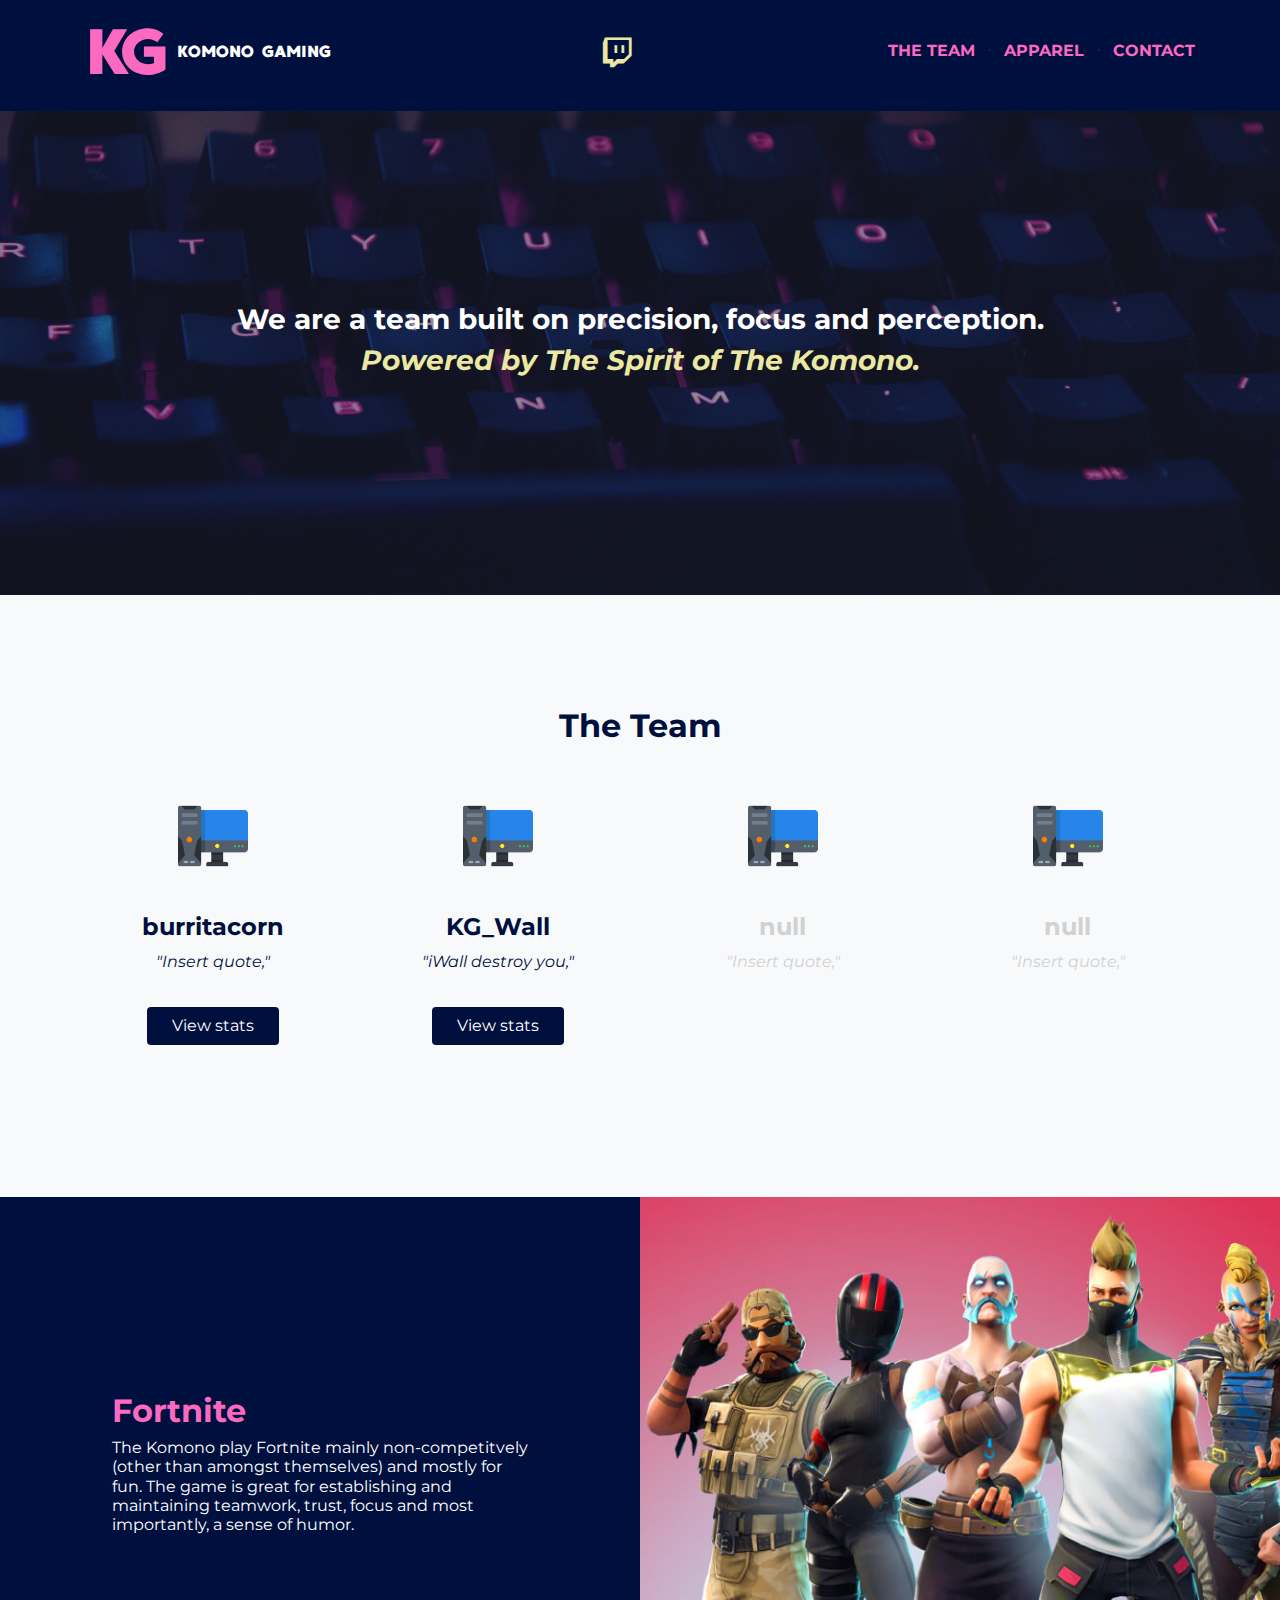
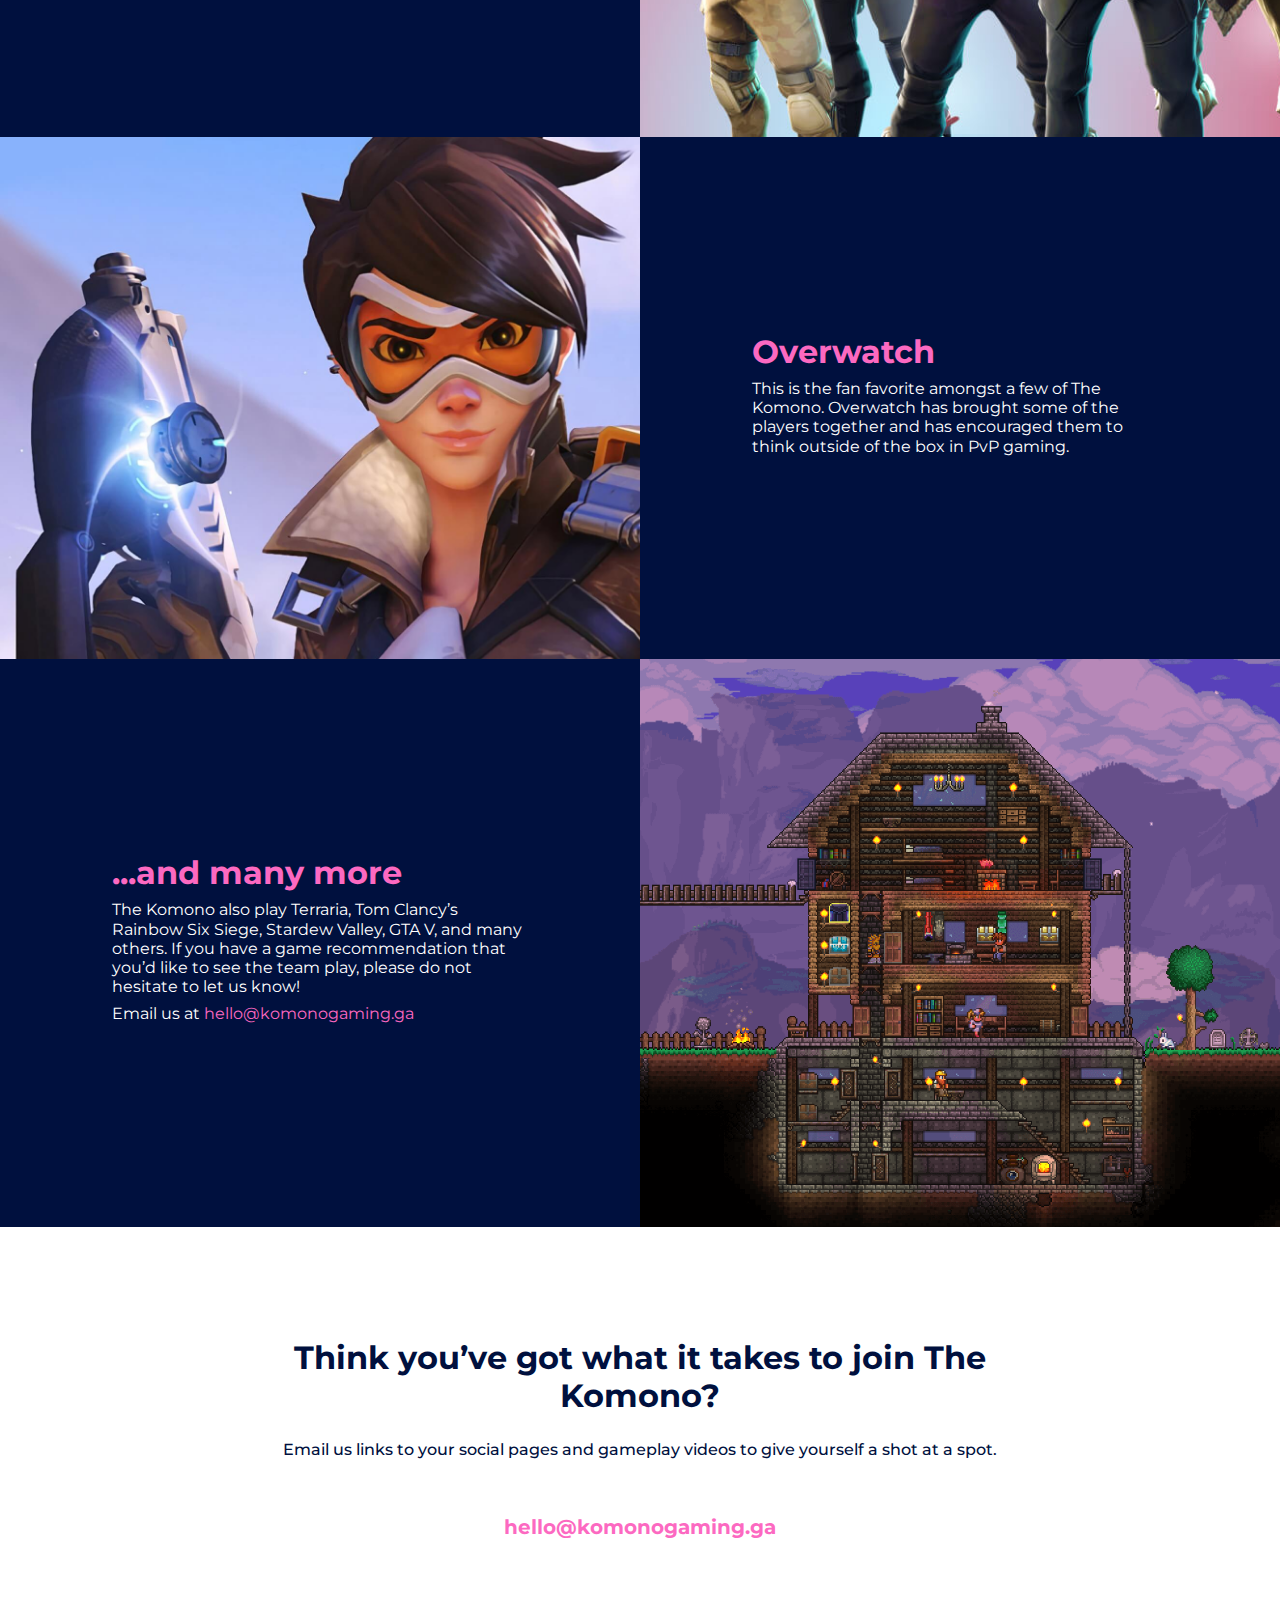
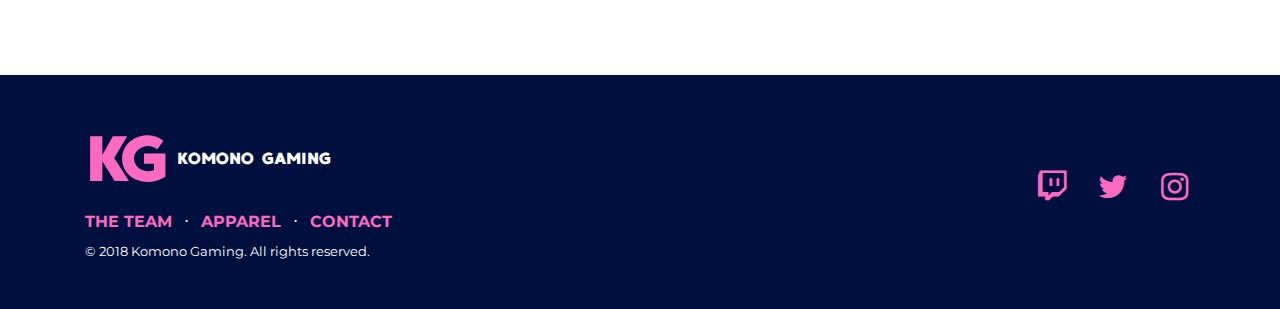
<file: index.html>
<!DOCTYPE html>
<html lang="en">
  <head>

    <meta charset="utf-8">
    <meta name="viewport" content="width=device-width, initial-scale=1, shrink-to-fit=no">
    <meta name="description" content="The Official Website of Komono Gaming">
    <meta name="author" content="Laura Wall">
    <meta name="keywords" content="gaming, games, game, esports, esports gaming, esports team, fortnite, overwatch, pc gaming, pc, terraria, sims, gta, minecraft, videogames, videogame">
    <link rel="icon" type="image/png" href="favicon_32x32.png" />
    <title>Komono Gaming - Elite players with an elite passion</title>

    <!-- Bootstrap core CSS -->
    <link href="vendor/bootstrap/css/bootstrap.min.css" rel="stylesheet"> 

    <!-- Custom fonts for this template -->
    <link href="vendor/font-awesome/css/font-awesome.min.css" rel="stylesheet" type="text/css">
    <link href="vendor/simple-line-icons/css/simple-line-icons.css" rel="stylesheet" type="text/css">
    <link href="https://fonts.googleapis.com/css?family=Lato:300,400,700,300italic,400italic,700italic" rel="stylesheet" type="text/css">
    <link href="https://fonts.googleapis.com/css?family=Montserrat:400,500,700" rel="stylesheet">

    <!-- Custom styles for this template -->
    <link href="css/landing-page.min.css" rel="stylesheet">
    
    <!-- Custom HTML styles -->
    <style>
        
        .subhead {
            font-weight: 200;
            color: #FFF;
            float: right;
            letter-spacing: 0;
            padding: 29px 0 0 13px;
        }
            
        .subhead h6 {
            font-family:'GoodTime', Arial, sans-serif;
            font-weight:100;
        }    
        
        .btn a:hover {
            text-decoration: none;
        }
        
        .btn {
            background-color: #00103e;
        }
        
        .btn:hover {
            background-color: #FC69C1;
        }
        
        .link {
             color: #FC69C1;
        }
        
        .link:hover {
             color: #EBE8A3;
             text-decoration: none;
        }
        
        #social {
            color: #FC69C1;
        }
        
        #social:hover {
            color: #EBE8A3;
        }
        
        #social2 {
            color: #EBE8A3;
        }
        
        #social2:hover {
            color: #FC69C1;
        }

        
        /*
        
        Colors Depicted from The Komono:
        
            Pink: #FC69C1
            Gold: #EBE8A3
            Blue-Black: #00103e
        
        */ 
      
    </style>

  </head>
  <body>

    <!-- Navigation -->
    <nav class="navbar navbar-dark bg-dark static-top" style="background-color: #00103e!important;">
      <div class="container">
          <a class="navbar-brand" href="index.html" style="white-space: normal!important;"><h1 style="font-family:'GoodTime', Arial, sans-serif; letter-spacing: -7px; font-weight:500; color:#FC69C1; font-size:4rem;">KG <span class="subhead"><h6>KOMONO GAMING</h6></span></h1></a>
               
                <a href="construction.html">
                  <i id="social2" class="fa fa-twitch fa-2x fa-fw"></i>
                </a>
                
             <ul class="list-inline mb-2">
              <li class="list-inline-item">
                <a class="link" href="#team" style="font-weight:700;">THE TEAM</a>
              </li>
              <li class="list-inline-item">&sdot;</li>
              <li class="list-inline-item">
                <a class="link" href="construction.html" style="font-weight:700;">APPAREL</a>
              </li>
              <li class="list-inline-item">&sdot;</li>
              <li class="list-inline-item">
                <a class="link" href="#contact" style="font-weight:700;">CONTACT</a>
              </li>
            </ul>
      </div>
    </nav>

    <!-- Masthead -->
    <header class="masthead text-white text-center">
      <div class="overlay"></div>
      <div class="container">
        <div class="row">
          <div class="col-xl-9 mx-auto">
            <h3 class="mb-0">We are a team built on precision, focus and perception.</h3>
            <h3 class="mb-4 mt-2"><i style="color:#EBE8A3;">Powered by The Spirit of The Komono.</i></h3>
          </div>
          <div class="col-md-10 col-lg-8 col-xl-7 mx-auto">
            <form>
              <div class="form-row">
              <!-- Second row of content here -->
              </div>
            </form>
          </div>
        </div>
      </div>
    </header>

    <!-- Icons Grid -->
    <section id="team" class="features-icons bg-light text-center">
      <div class="container mb-4">
       <h2 style="color:#00103e;">The Team</h2><br /><br />
        <div class="row" style="color:#00103e;">
          <div class="col-lg-3">
            <div class="features-icons-item mx-auto mb-5 mb-lg-0 mb-lg-3">
              <div class="features-icons-icon a-flex">
                <img src="img/pc.png" style="width:70px;" alt="PC Player">
              </div>
              <h4>burritacorn</h4>
              <p class="sub mb-0" style="padding-bottom:10%;"><i>"Insert quote,"</i></p>
              <p class="lead mb-0" style="padding-top:7px;"><button type="button" class="btn"><a href="https://fortnitemaster.com/profile/12213867/burritacorn" style="color:#FFF;">&nbsp;&nbsp;&nbsp;View stats&nbsp;&nbsp;&nbsp;</a></button></p>
            </div>
          </div>
          <div class="col-lg-3">
            <div class="features-icons-item mx-auto mb-5 mb-lg-0 mb-lg-3">
              <div class="features-icons-icon a-flex">
                <img src="img/pc.png" style="width:70px;" alt="PC Player">
              </div>
              <h4>KG_Wall</h4>
              <p class="sub mb-0" style="padding-bottom:10%;"><i>"iWall destroy you,"</i></p>
              <p class="lead mb-0" style="padding-top:7px;"><button type="button" class="btn"><a href="https://fortnitemaster.com/profile/11049880/KG_Wall" style="color:#FFF;">&nbsp;&nbsp;&nbsp;View stats&nbsp;&nbsp;&nbsp;</a></button></p>
            </div>
          </div>
          <div class="col-lg-3">
            <div class="features-icons-item mx-auto mb-5 mb-lg-0 mb-lg-3">
              <div class="features-icons-icon a-flex">
                <img src="img/pc.png" style="width:70px;" alt="PC Player">
              </div>
                <span style="color:#d1d1d1!important;"><h4>null</h4></span>
                <span style="color:#d1d1d1!important;"><p class="sub mb-0" style="padding-bottom:10%;"><i>"Insert quote,"</i></p></span>
              <!-- <p class="lead mb-0" style="padding-top:7px;"><button type="button" class="btn"><a href="#" style="color:#FFF;">&nbsp;&nbsp;&nbsp;View stats&nbsp;&nbsp;&nbsp;</a></button></p> -->
            </div>
          </div>
          <div class="col-lg-3">
            <div class="features-icons-item mx-auto mb-5 mb-lg-0 mb-lg-3">
              <div class="features-icons-icon a-flex">
                <img src="img/pc.png" style="width:70px;" alt="PC Player">
              </div>
                <span style="color:#d1d1d1!important;"><h4>null</h4></span>
                <span style="color:#d1d1d1!important;"><p class="sub mb-0" style="padding-bottom:10%;"><i>"Insert quote,"</i></p></span>
              <!-- <p class="lead mb-0" style="padding-top:7px;"><button type="button" class="btn"><a href="#" style="color:#FFF;">&nbsp;&nbsp;&nbsp;View stats&nbsp;&nbsp;&nbsp;</a></button></p> -->
            </div>
          </div>
        </div>
      </div>
    </section>

    <!-- Image Showcases -->
    <section class="showcase">
      <div class="container-fluid p-0">
        <div class="row no-gutters">

          <div class="col-lg-6 order-lg-2 text-white showcase-img" style="background-image: url('img/fortnite.jpg');"></div>
          <div class="col-lg-6 order-lg-1 my-auto showcase-text" style="background-color: #00103e;">
            <h2 style="color:#FC69C1; padding-top:20%;">Fortnite</h2>
              <h6 style="color:#FFF; font-weight:400; padding-bottom:20%;">The Komono play Fortnite mainly non-competitvely (other than amongst themselves) and mostly for fun. The game is great for establishing and maintaining teamwork, trust, focus and most importantly, a sense of humor.</h6>
          </div>
        </div>
        <div class="row no-gutters">
          <div class="col-lg-6 text-white showcase-img" style="background-image: url('img/overwatch.jpg');"></div>
          <div class="col-lg-6 my-auto showcase-text" style="background-color: #00103e;">
            <h2 style="color:#FC69C1; padding-top:20%;">Overwatch</h2>
            <h6 style="color:#FFF; font-weight:400; padding-bottom:20%;">This is the fan favorite amongst a few of The Komono. Overwatch has brought some of the players together and has encouraged them to think outside of the box in PvP gaming.</h6>
          </div>
        </div>
        <div class="row no-gutters">
          <div class="col-lg-6 order-lg-2 text-white showcase-img" style="background-image: url('img/terraria.png');"></div>
          <div class="col-lg-6 order-lg-1 my-auto showcase-text" style="background-color: #00103e;">
            <h2 style="color:#FC69C1; padding-top:20%;">...and many more</h2>
            <h6 style="color:#FFF; font-weight:400;">The Komono also play Terraria, Tom Clancy&#8217;s Rainbow Six Siege, Stardew Valley, GTA V, and many others. If you have a game recommendation that you&#8217;d like to see the team play, please do not hesitate to let us know!</h6>
            <h6 style="color:#FFF; font-weight:400; padding-bottom:20%;">Email us at <a class="link" href="mailto:hello@komonogaming.com">hello@komonogaming.ga</a></h6>
          </div>
        </div>
      </div>
    </section>

    <!-- Call to Action -->
    <section id="contact" class="call-to-action text-center">
      <div class="container" style="color:#00103e;">
        <div class="row">
          <div class="col-xl-9 mx-auto">
            <h2 class="mb-4">Think you&#8217;ve got what it takes to join The Komono?</h2>
            <h6 style="color:#00103e; font-weight:500;">Email us links to your social pages and gameplay videos to give yourself a shot at a spot.</h6>
            <h5 class="mb-4" style="padding-top:3rem;"><a class="link" href="mailto:hello@komonogaming.ga">hello@komonogaming.ga</a></h5>
          </div>
        </div>
      </div>
    </section>

    <!-- Footer -->
    <footer class="footer" style="background-color: #00103e!important; color:#FFF;">
      <div class="container">
        <div class="row">
          <div class="col-lg-6 h-100 text-center text-lg-left my-auto">
                
                 <!-- LOGO -->
                        <a class="navbar-brand" href="index.html" style="white-space: normal!important;"><h1 style="font-family:'GoodTime', Arial, sans-serif; letter-spacing: -7px; font-weight:500; color:#FC69C1; font-size:4rem;">KG <span class="subhead"><h6>KOMONO GAMING</h6></span></h1></a>
                  <!-- END LOGO -->
                  
                  
            <ul class="list-inline mb-2">
              <li class="list-inline-item">
                <a class="link" href="#team" style="font-weight:700;">THE TEAM</a>
              </li>
              <li class="list-inline-item">&sdot;</li>
              <li class="list-inline-item">
                <a class="link" href="construction.html" style="font-weight:700;">APPAREL</a>
              </li>
              <li class="list-inline-item">&sdot;</li>
              <li class="list-inline-item">
                <a class="link" href="#contact" style="font-weight:700;">CONTACT</a>
              </li>
            </ul>
            <p class="text-muted small mb-4 mb-lg-0" style="color:#FFF!important;">&copy; 2018 Komono Gaming. <!-- Website built by <a href="https://www.lwalldevelopment.com/" target="_blank" style="color:#EBE8A3; text-decoration: none;">Laura Wall</a>. --> All rights reserved.</p>
          </div>
          <div class="col-lg-6 h-100 text-center text-lg-right my-auto">
            <ul class="list-inline mb-0">
              <li class="list-inline-item mr-3">
                <a href="construction.html">
                  <i id="social" class="fa fa-twitch fa-2x fa-fw"></i>
                </a>
              </li>
              <li class="list-inline-item mr-3">
                <a href="construction.html">
                  <i id="social" class="fa fa-twitter fa-2x fa-fw"></i>
                </a>
              </li>
              <li class="list-inline-item">
                <a href="construction.html">
                  <i id="social" class="fa fa-instagram fa-2x fa-fw"></i>
                </a>
              </li>
            </ul>
          </div>
        </div>
      </div>
    </footer>

    <!-- Bootstrap core JavaScript -->
    <script src="vendor/jquery/jquery.min.js"></script>
    <script src="vendor/bootstrap/js/bootstrap.bundle.min.js"></script>

  </body>

</html>
</file>
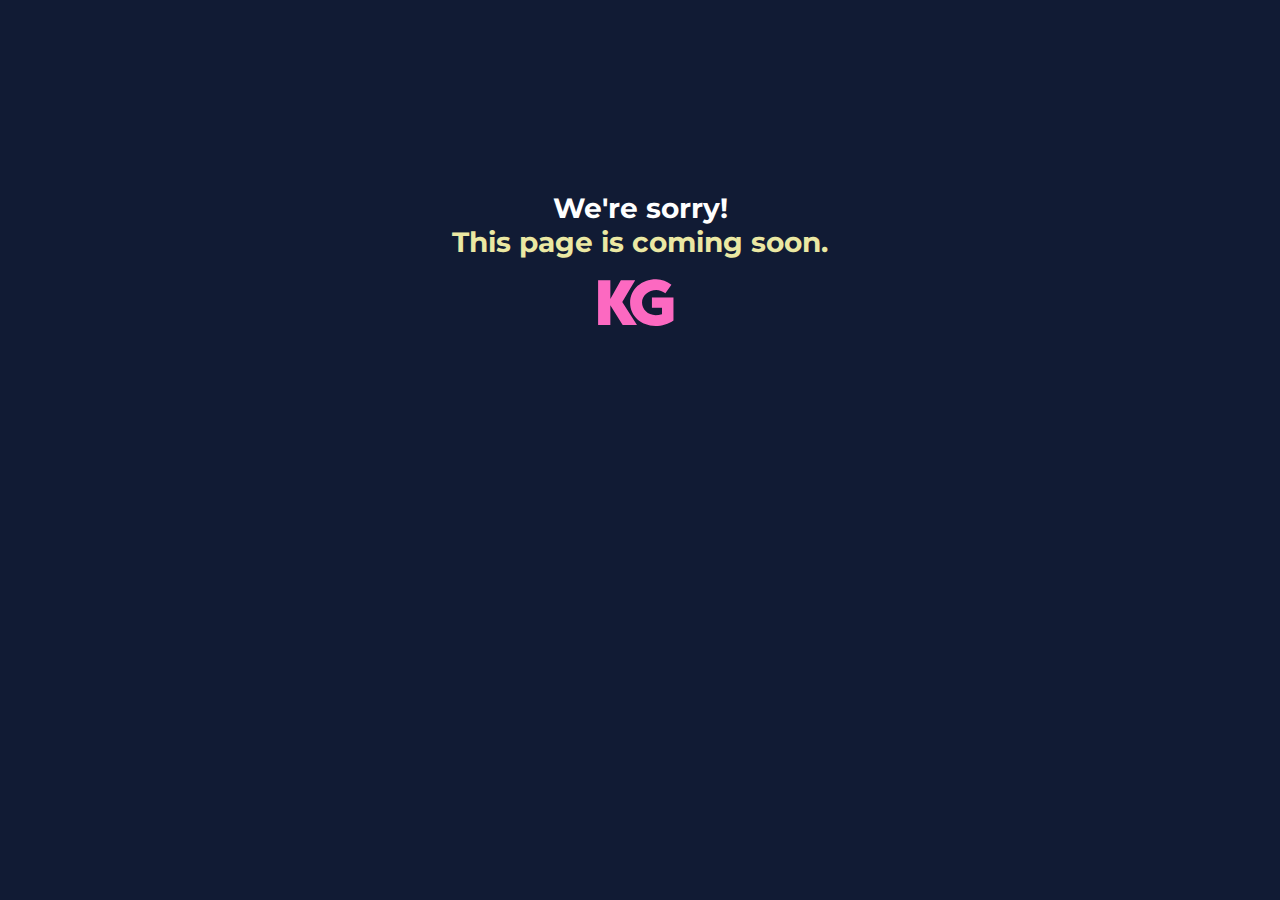
<file: construction.html>
<!DOCTYPE html>
<html lang="en">
  <head>

    <meta charset="utf-8">
    <meta name="viewport" content="width=device-width, initial-scale=1, shrink-to-fit=no">
    <meta name="description" content="">
    <meta name="author" content="Laura Wall">
    <title>Coming Soon - Komono Gaming</title>

    <!-- Bootstrap core CSS -->
    <link href="vendor/bootstrap/css/bootstrap.min.css" rel="stylesheet"> 

    <!-- Custom fonts for this template -->
    <link href="vendor/font-awesome/css/font-awesome.min.css" rel="stylesheet" type="text/css">
    <link href="vendor/simple-line-icons/css/simple-line-icons.css" rel="stylesheet" type="text/css">
    <link href="https://fonts.googleapis.com/css?family=Lato:300,400,700,300italic,400italic,700italic" rel="stylesheet" type="text/css">
    <link href="https://fonts.googleapis.com/css?family=Montserrat:400,500,700" rel="stylesheet">

    <!-- Custom styles for this template -->
    <link href="css/landing-page.min.css" rel="stylesheet">
    
    <!-- Custom HTML styles -->
    <style>
        
        body {
            background-color:#00103e;
        }
        
        .subhead {
            font-weight: 700;
            color: #EBE8A3;
            letter-spacing: 0;
        }
        
        header .head {
            position:relative;
            background-color:#00103e;
            padding-top:8rem;
            padding-bottom:8rem;
            
        }
            
        header.head .overlay {
                position:absolute;
                background-color:#212529;
                height:100%;width:100%;
                top:0;
                left:0;
                opacity:.5
        }
        
        header.thead h1 {
            font-size:3rem
        }
        
        @media (min-width:768px)
        
        {header.head {
            padding-top:12rem;
            padding-bottom:12rem
            
        }
            
        header.head h1{
            font-size:3rem
            }
        }
        
      
    </style>

  </head>
  <body>

      <header class="head text-white text-center">
      <div class="overlay"></div>
      <div class="container">
        <div class="row">
          <div class="col-xl-9 mx-auto">
              <h3 class="mb-0">We're sorry!<br /><span class="subhead">This page is coming soon.</span></h3>
            <a class="navbar-brand" href="index.html"><h1 style="font-family:'GoodTime', Arial, sans-serif; letter-spacing: -7px; font-weight:500; color:#FC69C1; font-size:4rem;">KG</h1></a>
          </div>
          <div class="col-md-10 col-lg-8 col-xl-7 mx-auto">
            <form>
              <div class="form-row">
              <!-- Second row of content here -->
              </div>
            </form>
          </div>
        </div>
      </div>
    </header>

  </body>

</html>
</file>
<file: vendor/simple-line-icons/css/simple-line-icons.css>
@font-face {
  font-family: 'simple-line-icons';
  src: url('../fonts/Simple-Line-Icons.eot?v=2.4.0');
  src: url('../fonts/Simple-Line-Icons.eot?v=2.4.0#iefix') format('embedded-opentype'), url('../fonts/Simple-Line-Icons.woff2?v=2.4.0') format('woff2'), url('../fonts/Simple-Line-Icons.ttf?v=2.4.0') format('truetype'), url('../fonts/Simple-Line-Icons.woff?v=2.4.0') format('woff'), url('../fonts/Simple-Line-Icons.svg?v=2.4.0#simple-line-icons') format('svg');
  font-weight: normal;
  font-style: normal;
}
/*
 Use the following CSS code if you want to have a class per icon.
 Instead of a list of all class selectors, you can use the generic [class*="icon-"] selector, but it's slower:
*/
.icon-user,
.icon-people,
.icon-user-female,
.icon-user-follow,
.icon-user-following,
.icon-user-unfollow,
.icon-login,
.icon-logout,
.icon-emotsmile,
.icon-phone,
.icon-call-end,
.icon-call-in,
.icon-call-out,
.icon-map,
.icon-location-pin,
.icon-direction,
.icon-directions,
.icon-compass,
.icon-layers,
.icon-menu,
.icon-list,
.icon-options-vertical,
.icon-options,
.icon-arrow-down,
.icon-arrow-left,
.icon-arrow-right,
.icon-arrow-up,
.icon-arrow-up-circle,
.icon-arrow-left-circle,
.icon-arrow-right-circle,
.icon-arrow-down-circle,
.icon-check,
.icon-clock,
.icon-plus,
.icon-minus,
.icon-close,
.icon-event,
.icon-exclamation,
.icon-organization,
.icon-trophy,
.icon-screen-smartphone,
.icon-screen-desktop,
.icon-plane,
.icon-notebook,
.icon-mustache,
.icon-mouse,
.icon-magnet,
.icon-energy,
.icon-disc,
.icon-cursor,
.icon-cursor-move,
.icon-crop,
.icon-chemistry,
.icon-speedometer,
.icon-shield,
.icon-screen-tablet,
.icon-magic-wand,
.icon-hourglass,
.icon-graduation,
.icon-ghost,
.icon-game-controller,
.icon-fire,
.icon-eyeglass,
.icon-envelope-open,
.icon-envelope-letter,
.icon-bell,
.icon-badge,
.icon-anchor,
.icon-wallet,
.icon-vector,
.icon-speech,
.icon-puzzle,
.icon-printer,
.icon-present,
.icon-playlist,
.icon-pin,
.icon-picture,
.icon-handbag,
.icon-globe-alt,
.icon-globe,
.icon-folder-alt,
.icon-folder,
.icon-film,
.icon-feed,
.icon-drop,
.icon-drawer,
.icon-docs,
.icon-doc,
.icon-diamond,
.icon-cup,
.icon-calculator,
.icon-bubbles,
.icon-briefcase,
.icon-book-open,
.icon-basket-loaded,
.icon-basket,
.icon-bag,
.icon-action-undo,
.icon-action-redo,
.icon-wrench,
.icon-umbrella,
.icon-trash,
.icon-tag,
.icon-support,
.icon-frame,
.icon-size-fullscreen,
.icon-size-actual,
.icon-shuffle,
.icon-share-alt,
.icon-share,
.icon-rocket,
.icon-question,
.icon-pie-chart,
.icon-pencil,
.icon-note,
.icon-loop,
.icon-home,
.icon-grid,
.icon-graph,
.icon-microphone,
.icon-music-tone-alt,
.icon-music-tone,
.icon-earphones-alt,
.icon-earphones,
.icon-equalizer,
.icon-like,
.icon-dislike,
.icon-control-start,
.icon-control-rewind,
.icon-control-play,
.icon-control-pause,
.icon-control-forward,
.icon-control-end,
.icon-volume-1,
.icon-volume-2,
.icon-volume-off,
.icon-calendar,
.icon-bulb,
.icon-chart,
.icon-ban,
.icon-bubble,
.icon-camrecorder,
.icon-camera,
.icon-cloud-download,
.icon-cloud-upload,
.icon-envelope,
.icon-eye,
.icon-flag,
.icon-heart,
.icon-info,
.icon-key,
.icon-link,
.icon-lock,
.icon-lock-open,
.icon-magnifier,
.icon-magnifier-add,
.icon-magnifier-remove,
.icon-paper-clip,
.icon-paper-plane,
.icon-power,
.icon-refresh,
.icon-reload,
.icon-settings,
.icon-star,
.icon-symbol-female,
.icon-symbol-male,
.icon-target,
.icon-credit-card,
.icon-paypal,
.icon-social-tumblr,
.icon-social-twitter,
.icon-social-facebook,
.icon-social-instagram,
.icon-social-linkedin,
.icon-social-pinterest,
.icon-social-github,
.icon-social-google,
.icon-social-reddit,
.icon-social-skype,
.icon-social-dribbble,
.icon-social-behance,
.icon-social-foursqare,
.icon-social-soundcloud,
.icon-social-spotify,
.icon-social-stumbleupon,
.icon-social-youtube,
.icon-social-dropbox,
.icon-social-vkontakte,
.icon-social-steam {
  font-family: 'simple-line-icons';
  speak: none;
  font-style: normal;
  font-weight: normal;
  font-variant: normal;
  text-transform: none;
  line-height: 1;
  /* Better Font Rendering =========== */
  -webkit-font-smoothing: antialiased;
  -moz-osx-font-smoothing: grayscale;
}
.icon-user:before {
  content: "\e005";
}
.icon-people:before {
  content: "\e001";
}
.icon-user-female:before {
  content: "\e000";
}
.icon-user-follow:before {
  content: "\e002";
}
.icon-user-following:before {
  content: "\e003";
}
.icon-user-unfollow:before {
  content: "\e004";
}
.icon-login:before {
  content: "\e066";
}
.icon-logout:before {
  content: "\e065";
}
.icon-emotsmile:before {
  content: "\e021";
}
.icon-phone:before {
  content: "\e600";
}
.icon-call-end:before {
  content: "\e048";
}
.icon-call-in:before {
  content: "\e047";
}
.icon-call-out:before {
  content: "\e046";
}
.icon-map:before {
  content: "\e033";
}
.icon-location-pin:before {
  content: "\e096";
}
.icon-direction:before {
  content: "\e042";
}
.icon-directions:before {
  content: "\e041";
}
.icon-compass:before {
  content: "\e045";
}
.icon-layers:before {
  content: "\e034";
}
.icon-menu:before {
  content: "\e601";
}
.icon-list:before {
  content: "\e067";
}
.icon-options-vertical:before {
  content: "\e602";
}
.icon-options:before {
  content: "\e603";
}
.icon-arrow-down:before {
  content: "\e604";
}
.icon-arrow-left:before {
  content: "\e605";
}
.icon-arrow-right:before {
  content: "\e606";
}
.icon-arrow-up:before {
  content: "\e607";
}
.icon-arrow-up-circle:before {
  content: "\e078";
}
.icon-arrow-left-circle:before {
  content: "\e07a";
}
.icon-arrow-right-circle:before {
  content: "\e079";
}
.icon-arrow-down-circle:before {
  content: "\e07b";
}
.icon-check:before {
  content: "\e080";
}
.icon-clock:before {
  content: "\e081";
}
.icon-plus:before {
  content: "\e095";
}
.icon-minus:before {
  content: "\e615";
}
.icon-close:before {
  content: "\e082";
}
.icon-event:before {
  content: "\e619";
}
.icon-exclamation:before {
  content: "\e617";
}
.icon-organization:before {
  content: "\e616";
}
.icon-trophy:before {
  content: "\e006";
}
.icon-screen-smartphone:before {
  content: "\e010";
}
.icon-screen-desktop:before {
  content: "\e011";
}
.icon-plane:before {
  content: "\e012";
}
.icon-notebook:before {
  content: "\e013";
}
.icon-mustache:before {
  content: "\e014";
}
.icon-mouse:before {
  content: "\e015";
}
.icon-magnet:before {
  content: "\e016";
}
.icon-energy:before {
  content: "\e020";
}
.icon-disc:before {
  content: "\e022";
}
.icon-cursor:before {
  content: "\e06e";
}
.icon-cursor-move:before {
  content: "\e023";
}
.icon-crop:before {
  content: "\e024";
}
.icon-chemistry:before {
  content: "\e026";
}
.icon-speedometer:before {
  content: "\e007";
}
.icon-shield:before {
  content: "\e00e";
}
.icon-screen-tablet:before {
  content: "\e00f";
}
.icon-magic-wand:before {
  content: "\e017";
}
.icon-hourglass:before {
  content: "\e018";
}
.icon-graduation:before {
  content: "\e019";
}
.icon-ghost:before {
  content: "\e01a";
}
.icon-game-controller:before {
  content: "\e01b";
}
.icon-fire:before {
  content: "\e01c";
}
.icon-eyeglass:before {
  content: "\e01d";
}
.icon-envelope-open:before {
  content: "\e01e";
}
.icon-envelope-letter:before {
  content: "\e01f";
}
.icon-bell:before {
  content: "\e027";
}
.icon-badge:before {
  content: "\e028";
}
.icon-anchor:before {
  content: "\e029";
}
.icon-wallet:before {
  content: "\e02a";
}
.icon-vector:before {
  content: "\e02b";
}
.icon-speech:before {
  content: "\e02c";
}
.icon-puzzle:before {
  content: "\e02d";
}
.icon-printer:before {
  content: "\e02e";
}
.icon-present:before {
  content: "\e02f";
}
.icon-playlist:before {
  content: "\e030";
}
.icon-pin:before {
  content: "\e031";
}
.icon-picture:before {
  content: "\e032";
}
.icon-handbag:before {
  content: "\e035";
}
.icon-globe-alt:before {
  content: "\e036";
}
.icon-globe:before {
  content: "\e037";
}
.icon-folder-alt:before {
  content: "\e039";
}
.icon-folder:before {
  content: "\e089";
}
.icon-film:before {
  content: "\e03a";
}
.icon-feed:before {
  content: "\e03b";
}
.icon-drop:before {
  content: "\e03e";
}
.icon-drawer:before {
  content: "\e03f";
}
.icon-docs:before {
  content: "\e040";
}
.icon-doc:before {
  content: "\e085";
}
.icon-diamond:before {
  content: "\e043";
}
.icon-cup:before {
  content: "\e044";
}
.icon-calculator:before {
  content: "\e049";
}
.icon-bubbles:before {
  content: "\e04a";
}
.icon-briefcase:before {
  content: "\e04b";
}
.icon-book-open:before {
  content: "\e04c";
}
.icon-basket-loaded:before {
  content: "\e04d";
}
.icon-basket:before {
  content: "\e04e";
}
.icon-bag:before {
  content: "\e04f";
}
.icon-action-undo:before {
  content: "\e050";
}
.icon-action-redo:before {
  content: "\e051";
}
.icon-wrench:before {
  content: "\e052";
}
.icon-umbrella:before {
  content: "\e053";
}
.icon-trash:before {
  content: "\e054";
}
.icon-tag:before {
  content: "\e055";
}
.icon-support:before {
  content: "\e056";
}
.icon-frame:before {
  content: "\e038";
}
.icon-size-fullscreen:before {
  content: "\e057";
}
.icon-size-actual:before {
  content: "\e058";
}
.icon-shuffle:before {
  content: "\e059";
}
.icon-share-alt:before {
  content: "\e05a";
}
.icon-share:before {
  content: "\e05b";
}
.icon-rocket:before {
  content: "\e05c";
}
.icon-question:before {
  content: "\e05d";
}
.icon-pie-chart:before {
  content: "\e05e";
}
.icon-pencil:before {
  content: "\e05f";
}
.icon-note:before {
  content: "\e060";
}
.icon-loop:before {
  content: "\e064";
}
.icon-home:before {
  content: "\e069";
}
.icon-grid:before {
  content: "\e06a";
}
.icon-graph:before {
  content: "\e06b";
}
.icon-microphone:before {
  content: "\e063";
}
.icon-music-tone-alt:before {
  content: "\e061";
}
.icon-music-tone:before {
  content: "\e062";
}
.icon-earphones-alt:before {
  content: "\e03c";
}
.icon-earphones:before {
  content: "\e03d";
}
.icon-equalizer:before {
  content: "\e06c";
}
.icon-like:before {
  content: "\e068";
}
.icon-dislike:before {
  content: "\e06d";
}
.icon-control-start:before {
  content: "\e06f";
}
.icon-control-rewind:before {
  content: "\e070";
}
.icon-control-play:before {
  content: "\e071";
}
.icon-control-pause:before {
  content: "\e072";
}
.icon-control-forward:before {
  content: "\e073";
}
.icon-control-end:before {
  content: "\e074";
}
.icon-volume-1:before {
  content: "\e09f";
}
.icon-volume-2:before {
  content: "\e0a0";
}
.icon-volume-off:before {
  content: "\e0a1";
}
.icon-calendar:before {
  content: "\e075";
}
.icon-bulb:before {
  content: "\e076";
}
.icon-chart:before {
  content: "\e077";
}
.icon-ban:before {
  content: "\e07c";
}
.icon-bubble:before {
  content: "\e07d";
}
.icon-camrecorder:before {
  content: "\e07e";
}
.icon-camera:before {
  content: "\e07f";
}
.icon-cloud-download:before {
  content: "\e083";
}
.icon-cloud-upload:before {
  content: "\e084";
}
.icon-envelope:before {
  content: "\e086";
}
.icon-eye:before {
  content: "\e087";
}
.icon-flag:before {
  content: "\e088";
}
.icon-heart:before {
  content: "\e08a";
}
.icon-info:before {
  content: "\e08b";
}
.icon-key:before {
  content: "\e08c";
}
.icon-link:before {
  content: "\e08d";
}
.icon-lock:before {
  content: "\e08e";
}
.icon-lock-open:before {
  content: "\e08f";
}
.icon-magnifier:before {
  content: "\e090";
}
.icon-magnifier-add:before {
  content: "\e091";
}
.icon-magnifier-remove:before {
  content: "\e092";
}
.icon-paper-clip:before {
  content: "\e093";
}
.icon-paper-plane:before {
  content: "\e094";
}
.icon-power:before {
  content: "\e097";
}
.icon-refresh:before {
  content: "\e098";
}
.icon-reload:before {
  content: "\e099";
}
.icon-settings:before {
  content: "\e09a";
}
.icon-star:before {
  content: "\e09b";
}
.icon-symbol-female:before {
  content: "\e09c";
}
.icon-symbol-male:before {
  content: "\e09d";
}
.icon-target:before {
  content: "\e09e";
}
.icon-credit-card:before {
  content: "\e025";
}
.icon-paypal:before {
  content: "\e608";
}
.icon-social-tumblr:before {
  content: "\e00a";
}
.icon-social-twitter:before {
  content: "\e009";
}
.icon-social-facebook:before {
  content: "\e00b";
}
.icon-social-instagram:before {
  content: "\e609";
}
.icon-social-linkedin:before {
  content: "\e60a";
}
.icon-social-pinterest:before {
  content: "\e60b";
}
.icon-social-github:before {
  content: "\e60c";
}
.icon-social-google:before {
  content: "\e60d";
}
.icon-social-reddit:before {
  content: "\e60e";
}
.icon-social-skype:before {
  content: "\e60f";
}
.icon-social-dribbble:before {
  content: "\e00d";
}
.icon-social-behance:before {
  content: "\e610";
}
.icon-social-foursqare:before {
  content: "\e611";
}
.icon-social-soundcloud:before {
  content: "\e612";
}
.icon-social-spotify:before {
  content: "\e613";
}
.icon-social-stumbleupon:before {
  content: "\e614";
}
.icon-social-youtube:before {
  content: "\e008";
}
.icon-social-dropbox:before {
  content: "\e00c";
}
.icon-social-vkontakte:before {
  content: "\e618";
}
.icon-social-steam:before {
  content: "\e620";
}
</file>
<file: css/landing-page.min.css>
@font-face { font-family: GoodTime; src: url(../fonts/GoodTime.otf); } body{font-family:Montserrat,'Helvetica Neue',Helvetica,Arial,sans-serif}h1,h2,h3,h4,h5,h6{font-family:Montserrat,'Helvetica Neue',Helvetica,Arial,sans-serif;font-weight:700}header.masthead{position:relative;background-color:#343a40;background:url(../img/pink.jpg) no-repeat center center;-webkit-background-size:cover;-moz-background-size:cover;-o-background-size:cover;background-size:cover;padding-top:8rem;padding-bottom:8rem}header.masthead .overlay{position:absolute;background-color:#212529;height:100%;width:100%;top:0;left:0;opacity:.5}header.masthead h1{font-size:3rem}@media (min-width:768px){header.masthead{padding-top:12rem;padding-bottom:12rem}header.masthead h1{font-size:3rem}}.showcase .showcase-text{padding:3rem}.showcase .showcase-img{min-height:30rem;background-size:cover}@media (min-width:768px){.showcase .showcase-text{padding:7rem}}.features-icons{padding-top:7rem;padding-bottom:7rem}.features-icons .features-icons-item{max-width:20rem}.features-icons .features-icons-item .features-icons-icon{height:7rem}.features-icons .features-icons-item .features-icons-icon i{font-size:4.5rem}.features-icons .features-icons-item:hover .features-icons-icon i{font-size:5rem}.testimonials{padding-top:7rem;padding-bottom:7rem}.testimonials .testimonial-item{max-width:18rem}.testimonials .testimonial-item img{max-width:12rem;box-shadow:0 5px 5px 0 #adb5bd}.call-to-action{position:relative;background-color: #FFF; -webkit-background-size:cover;-moz-background-size:cover;-o-background-size:cover;background-size:cover;padding-top:7rem;padding-bottom:7rem}.call-to-action .overlay{position:absolute;background-color:#212529;height:100%;width:100%;top:0;left:0;opacity:.3}footer.footer{padding-top:2.5rem;padding-bottom:3rem}
</file>
